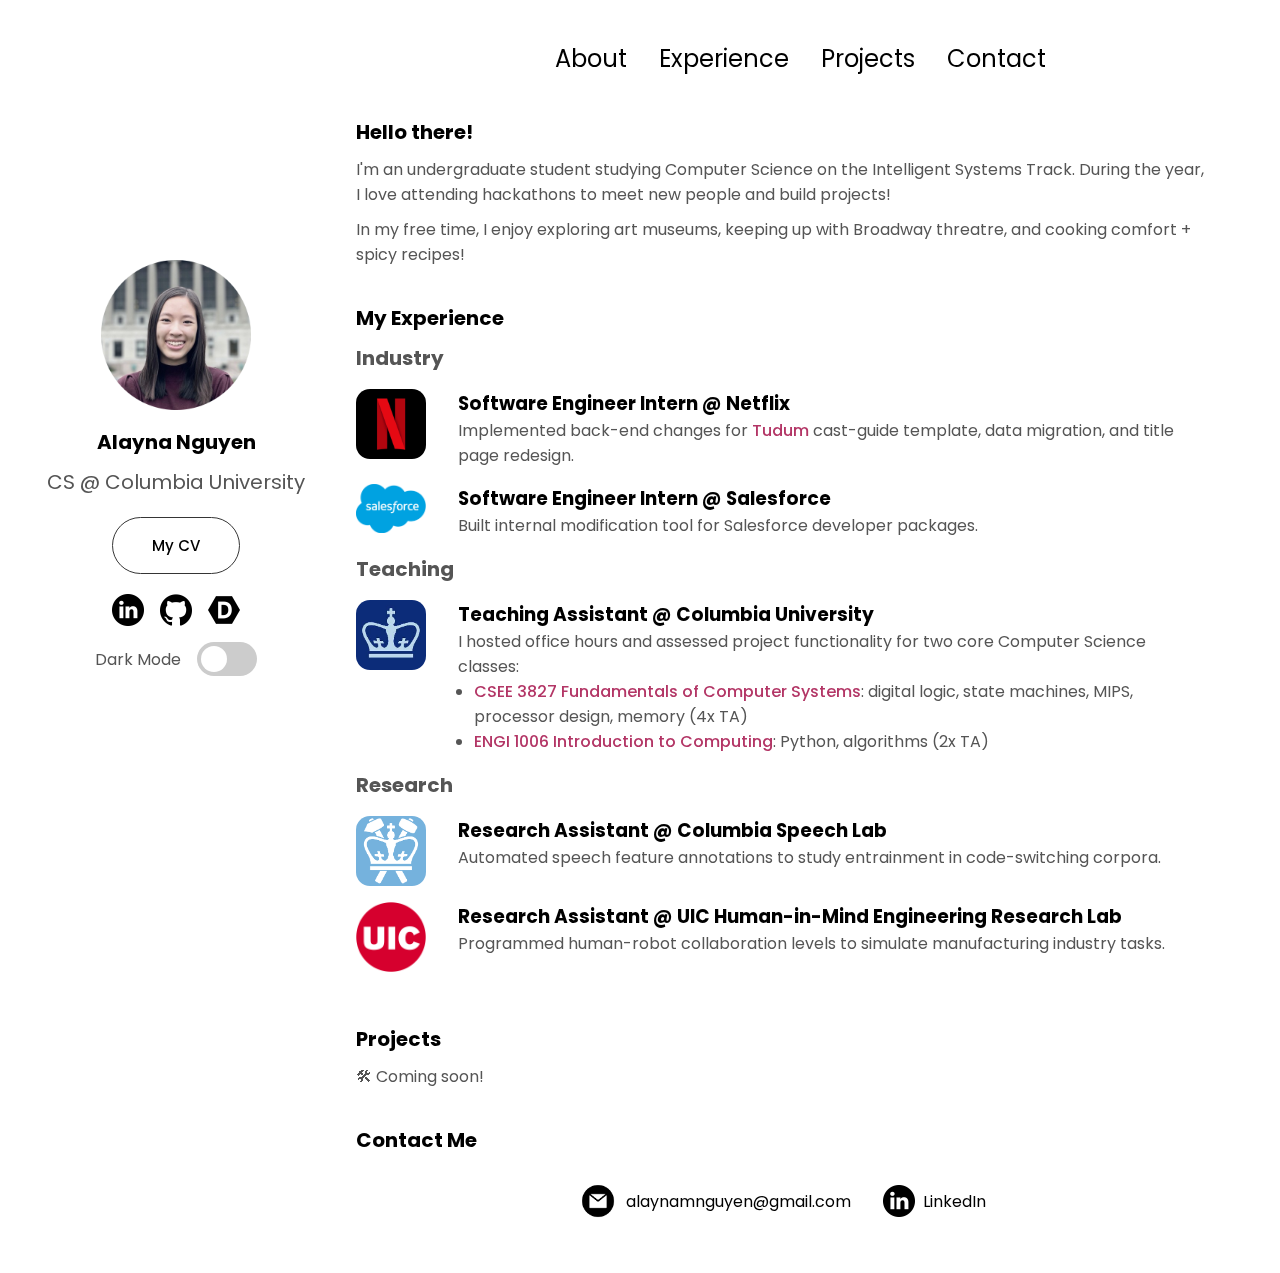
<file: index.html>
<!DOCTYPE html>
<html lang="en">

<head>
    <meta charset="UTF-8">
    <meta name="viewport" content="width=device-width, initial-scale=1.0">
    <title>Alayna Nguyen</title>
    <link rel="stylesheet" href="style.css">
    <link rel="stylesheet" href="mediaqueries.css">
    <link rel="icon" type="image/png" href="./assets/coder-nobg.png">
</head>

<body>
    <main class="container">
        <div id="profile">
            <div class="section__pic-container">
                <img src="./assets/profile-pic.png" alt="Alayna Nguyen profile picture" class="profile-img">
            </div>
            <div class="section__text">
                <h1 class="title">Alayna Nguyen</h1>
                <p class="section__text__p2">CS @ Columbia University</p>
                <div class="btn-container">
                    <button class="btn btn-color-2" onclick="window.open('./assets/resume.pdf')">My CV</button>
                    <!-- <button class="btn btn-color-1" onclick="location.href='./#contact'">Contact Info</button> -->
                </div>
                <div id="socials-container">
                    <img src="./assets/linkedin.png" alt="My LinkedIn profile" class="icon"
                        onclick="location.href='https://www.linkedin.com/in/alayna-nguyen/'">
                    <img src="./assets/github.png" alt="My GitHub profile" class="icon"
                        onclick="location.href='https://github.com/alaynamnguyen'">
                    <img src="./assets/devpost.png" alt="My Devpost profile" class="icon"
                        onclick="location.href='https://devpost.com/alaynamnguyen'">
                </div>
                <div class="mode-toggle">
                    <p>Dark Mode</p>
                    <label class="switch">
                        <input type="checkbox" id="modeSwitch" onclick="toggleMode()">
                        <span class="slider round"></span>
                    </label>
                </div>
            </div>
        </div>
        <section class="scrollable">
            <nav id="desktop-nav">
                <div>
                    <ul class="nav-links">
                        <li><a href="#about">About</a></li>
                        <li><a href="#experience">Experience</a></li>
                        <li><a href="#projects">Projects</a></li>
                        <li><a href="#contact">Contact</a></li>
                    </ul>
                </div>
            </nav>
            <nav id="hamburger-nav">
                <div class="hamburger-menu">
                    <div class="hamburger-icon" onclick="toggleMenu()">
                        <span></span>
                        <span></span>
                        <span></span>
                    </div>
                    <div class="menu-links">
                        <li><a href="#about" onclick="toggleMenu()">About</a></li>
                        <li><a href="#experience" onclick="toggleMenu()">Experience</a></li>
                        <li><a href="#projects" onclick="toggleMenu()">Projects</a></li>
                        <li><a href="#contact" onclick="toggleMenu()">Contact</a></li>
                    </div>
                </div>
            </nav>
            <section id="about">
                <!-- <p class="section__text__p1">Get To Know More</p> -->
                <h1 class="title">Hello there!</h1>
                <div class="section-container">
                    <div class="about-details-container">
                        <div class="text-container">
                            <p style="margin-bottom: 10px;">
                                I'm an undergraduate student studying Computer Science on the Intelligent
                                Systems Track. During the year, I love attending hackathons to meet new
                                people and build projects!
                            </p>
                            <p>
                                In my free time, I enjoy exploring art museums, keeping up with Broadway
                                threatre, and cooking comfort + spicy recipes!
                            </p>
                        </div>
                        <!-- <div class="about-containers">
                            <div class="details-container">
                                <img src="./assets/experience.png" alt="Experience icon" class="icon" />
                                <h3>Experience</h3>
                                <p>2+ years <br />Frontend Development</p>
                            </div>
                            <div class="details-container">
                                <img src="./assets/education.png" alt="Education icon" class="icon" />
                                <h3>Education</h3>
                                <p>B.Sc. Bachelors Degree<br />M.Sc. Masters Degree</p>
                            </div>
                        </div> -->
                    </div>
                </div>
                <!-- <img src="./assets/arrow.png" alt="Arrow icon" class="icon arrow"
                    onclick="location.href='./#experience'" /> -->
            </section>
            <section id="experience">
                <!-- <p class="section__text__p1">Explore My</p> -->
                <h1 class="title">My Experience</h1>
                <div class="experience-details-container">
                    <div class="about-containers">
                        <div class="details-container">
                            <h2 class="experience-sub-title">Industry</h2>
                            <div>
                                <article class="exp-content">
                                    <img src="./assets/netflix.jpeg" alt="Experience icon" class="expicon"
                                        style="border-radius: 20%;" />
                                    <div>
                                        <h3>Software Engineer Intern @ Netflix</h3>
                                        <p>Implemented back-end changes for <a class="textlink"
                                                href="https://www.netflix.com/tudum">Tudum</a> cast-guide template, data
                                            migration, and title page redesign.
                                        </p>
                                    </div>
                                </article>
                                <article class="exp-content">
                                    <img src="./assets/salesforce.png" alt="Experience icon" class="expicon" />
                                    <div>
                                        <h3>Software Engineer Intern @ Salesforce</h3>
                                        <p>Built internal modification tool for Salesforce developer packages.</p>
                                    </div>
                                </article>
                            </div>
                        </div>
                        <div class="details-container">
                            <h2 class="experience-sub-title">Teaching</h2>
                            <div class="article-container">
                                <article class="exp-content">
                                    <img src="./assets/ta.jpeg" alt="Experience icon" class="expicon"
                                        style="border-radius: 20%;" />
                                    <div>
                                        <h3>Teaching Assistant @ Columbia University</h3>
                                        <p>I hosted office hours and assessed project functionality for two core
                                            Computer Science classes:
                                        </p>
                                        <ul>
                                            <li style="margin-left: 1rem;"><a class="textlink"
                                                    href="https://www.cs.columbia.edu/~martha/courses/3827/sp10/">CSEE
                                                    3827 Fundamentals of Computer Systems</a>: digital logic, state
                                                machines, MIPS, processor design, memory (4x TA)</li>
                                            <li style="margin-left: 1rem;"><a class="textlink"
                                                    href="https://www.cs.columbia.edu/~paine/1006/">ENGI
                                                    1006 Introduction to Computing</a>: Python, algorithms (2x TA)</li>
                                        </ul>
                                    </div>
                                </article>
                            </div>
                        </div>
                        <div class="details-container">
                            <h2 class="experience-sub-title">Research</h2>
                            <div class="article-container">
                                <article class="exp-content">
                                    <img src="./assets/speechlab.png" alt="Experience icon" class="expicon"
                                        style="border-radius: 20%;" />
                                    <div>
                                        <h3>Research Assistant @ Columbia Speech Lab</h3>
                                        <p>Automated speech feature annotations to study entrainment in code-switching
                                            corpora.</p>
                                    </div>
                                </article>
                                <article class="exp-content">
                                    <img src="./assets/uic.png" alt="Experience icon" class="expicon" />
                                    <div>
                                        <h3>Research Assistant @ UIC Human-in-Mind Engineering Research Lab</h3>
                                        <p>Programmed human-robot collaboration levels to simulate manufacturing
                                            industry tasks.</p>
                                    </div>
                                </article>
                            </div>
                        </div>
                    </div>
                </div>
                <!-- <img src="./assets/arrow.png" alt="Arrow icon" class="icon arrow"
                    onclick="location.href='./#projects'" /> -->
            </section>

            <section id="projects">
                <!-- <p class="section__text__p1">Browse My Recent</p> -->
                <h1 class="title">Projects</h1>
                <p>&#x1F6E0; Coming soon!</p>
                <!-- <div class="experience-details-container">
                    <div class="about-containers">
                        <div class="details-container color-container">
                            <div class="article-container">
                                <img src="./assets/project-1.png" alt="Project 1" class="project-img" />
                            </div>
                            <h2 class="experience-sub-title project-title">Project One</h2>
                            <div class="btn-container">
                                <button class="btn btn-color-2 project-btn"
                                    onclick="location.href='https://github.com/'">
                                    Github
                                </button>
                                <button class="btn btn-color-2 project-btn"
                                    onclick="location.href='https://github.com/'">
                                    Live Demo
                                </button>
                            </div>
                        </div>
                        <div class="details-container color-container">
                            <div class="article-container">
                                <img src="./assets/project-2.png" alt="Project 2" class="project-img" />
                            </div>
                            <h2 class="experience-sub-title project-title">Project Two</h2>
                            <div class="btn-container">
                                <button class="btn btn-color-2 project-btn"
                                    onclick="location.href='https://github.com/'">
                                    Github
                                </button>
                                <button class="btn btn-color-2 project-btn"
                                    onclick="location.href='https://github.com/'">
                                    Live Demo
                                </button>
                            </div>
                        </div>
                        <div class="details-container color-container">
                            <div class="article-container">
                                <img src="./assets/project-3.png" alt="Project 3" class="project-img" />
                            </div>
                            <h2 class="experience-sub-title project-title">Project Three</h2>
                            <div class="btn-container">
                                <button class="btn btn-color-2 project-btn"
                                    onclick="location.href='https://github.com/'">
                                    Github
                                </button>
                                <button class="btn btn-color-2 project-btn"
                                    onclick="location.href='https://github.com/'">
                                    Live Demo
                                </button>
                            </div>
                        </div>
                    </div>
                </div> -->
                <!-- <img src="./assets/arrow.png" alt="Arrow icon" class="icon arrow"
                    onclick="location.href='./#contact'" /> -->
            </section>
            <section id="contact">
                <!-- <p class="section__text__p1">Get in Touch</p> -->
                <h1 class="title">Contact Me</h1>
                <div class="contact-info-upper-container">
                    <div class="contact-info-container">
                        <img src="./assets/email.png" alt="Email icon" class="icon contact-icon email-icon" />
                        <p><a href="mailto:alaynamnguyen@gmail.com">alaynamnguyen@gmail.com</a></p>
                    </div>
                    <div class="contact-info-container">
                        <img src="./assets/linkedin.png" alt="LinkedIn icon" class="icon contact-icon" />
                        <p><a href="https://www.linkedin.com/in/alayna-nguyen/">LinkedIn</a></p>
                    </div>
                </div>
            </section>
            <!-- <footer>
                <nav>
                    <div class="nav-links-container">
                        <ul class="nav-links">
                            <li><a href="#about">About</a></li>
                            <li><a href="#experience">Experience</a></li>
                            <li><a href="#projects">Projects</a></li>
                            <li><a href="#contact">Contact</a></li>
                        </ul>
                    </div>
                </nav>
            </footer> -->
        </section>
    </main>
    <script src="script.js"></script>
</body>

</html>
</file>
<file: style.css>
/* GENERAL */

@import url("https://fonts.googleapis.com/css2?family=Poppins:wght@300;400;500;600&display=swap");

* {
  margin: 0;
  padding: 0;
}

body {
  font-family: "Poppins", sans-serif;
  background-color: white;
  color: black;
}

.dark-mode,
.dark-mode p,
.dark-mode li,
.dark-mode h2,
.dark-mode a,
.dark-mode a:hover {
  background-color: rgb(37, 37, 37);
  color: white !important;
}

.dark-mode .btn {
  color: white !important;
  border: white 0.1rem solid;
}

html {
  scroll-behavior: smooth;
}

p {
  color: rgb(85, 85, 85);
}

li {
  color: rgb(85, 85, 85);
}

main {
  margin: 0 0px;
  display: flex;
}

/* TRANSITION */

a,
.btn {
  transition: all 300ms ease;
}

/* DESKTOP NAV */

nav,
.nav-links {
  display: flex;
}

nav {
  justify-content: space-around;
  align-items: center;
  height: 5vh;
}

.nav-links {
  gap: 2rem;
  list-style: none;
  font-size: 1.5rem;
}

a {
  color: black;
  text-decoration: none;
  text-decoration-color: white;
}

a:hover {
  color: rgb(179, 54, 102);
}

.textlink {
  font-weight: 500;
  color: rgb(179, 54, 102);
}

.textlink:hover {
  color: black;
}

/* HAMBURGER MENU */

#hamburger-nav {
  display: none;
  position: fixed;
  top: 20px;
  right: 20px;
  z-index: 1000; /* Ensure it's above other elements */
}

.hamburger-menu {
  position: relative;
  display: inline-block;
}

.hamburger-icon {
  display: flex;
  flex-direction: column;
  justify-content: space-between;
  height: 24px;
  width: 30px;
  cursor: pointer;
}

.hamburger-icon span {
  width: 100%;
  height: 2px;
  background-color: black;
  transition: all 0.3 ease-in-out;
}

.dark-mode .hamburger-icon span {
  background-color: white;
}

.menu-links {
  position: absolute;
  top: 100%;
  right: 0;
  background-color: white;
  width: fit-content;
  max-height: 0;
  overflow: hidden;
  transition: all 0.3 ease-in-out;
}

.menu-links a {
  display: block;
  padding: 10px;
  text-align: center;
  font-size: 1.5rem;
  color: black;
  text-decoration: none;
  transition: all 0.3 ease-in-out;
}

.menu-links li {
  list-style: none;
}

.menu-links.open {
  max-height: 300px;
}

.hamburger-icon.open span:first-child {
  transform: rotate(45deg) translate(10px, 5px);
}

.hamburger-icon.open span:nth-child(2) {
  opacity: 0;
}

.hamburger-icon.open span:last-child {
  transform: rotate(-45deg) translate(10px, -5px);
}

.hamburger-icon span:first-child {
  transform: none;
}

.hamburger-icon span:first-child {
  opacity: 1;
}

.hamburger-icon span:first-child {
  transform: none;
}

/* SECTIONS */

section {
  padding-top: 4vh;
  margin-left: 4vh;
  margin-right: 8vh;
  box-sizing: border-box;
  min-height: fit-content;
}

.section-container {
  display: flex;
}

/* PROFILE SECTION */

#profile {
  padding-top: 4vh;
  margin: 0 1rem;
  box-sizing: border-box;
  min-height: fit-content;
  position: fixed;
  top: 0;
  left: 0;
  width: 25%;
  height: 100vh;
  display: flex;
  flex-direction: column;
  align-items: center;
  justify-content: center;
  padding-top: 4vh;
}

.profile-img {
  width: 150px;
  height: 150px;
  margin-bottom: 10px;
}

.scrollable {
  margin-left: 25%;
  margin-right: 0;
  overflow-y: auto;
  height: 100vh;
  padding: 4vh 0rem;
  box-sizing: border-box;
  position: relative;
}

.section__text {
  align-self: center;
  text-align: center;
}

.section__text p,
li {
  font-weight: 400;
}

.section__text__p1 {
  font-size: 20px;
}

.section__text__p2 {
  font-size: 20px;
  margin-bottom: 10px;
}

.title {
  font-size: 20px;
  margin-bottom: 10px;
}

#socials-container {
  display: flex;
  justify-content: center;
  margin-top: 1rem;
  gap: 1rem;
}

/* ICONS */

.icon {
  cursor: pointer;
  height: 2rem;
}

.expicon {
  width: 70px;
  height: auto;
}

/* EXPERIENCE */

.exp-content {
  display: flex;
  align-items: flex-start;
  gap: 2rem;
  margin-bottom: 1rem;
}

.experience-sub-title {
  margin-bottom: 1rem;
  font-size: 20px;
  color: rgb(85, 85, 85);
}

/* BUTTONS */

.btn-container {
  margin-top: 20px;
  margin-bottom: 20px;
  display: flex;
  justify-content: center;
  gap: 1rem;
}

.btn {
  font-weight: 500;
  font-size: 15px;
  font-family: "Poppins", sans-serif;
  transition: all 300ms ease;
  padding: 1rem;
  width: 8rem;
  border-radius: 2rem;
}

.btn-color-1,
.btn-color-2 {
  border: rgb(53, 53, 53) 0.1rem solid;
}

.btn-color-1:hover,
.btn-color-2:hover {
  cursor: pointer;
}

.btn-color-1,
.btn-color-2:hover {
  background: rgb(179, 54, 102);
  color: white;
}

.btn-color-1:hover {
  background: rgb(179, 54, 102);
}

.btn-color-2 {
  background: none;
}

.btn-color-2:hover {
  border: rgb(255, 255, 255) 0.1rem solid;
}

/* CONTACT */

.contact-info-upper-container {
  display: flex;
  justify-content: center;
}

.contact-info-container {
  display: flex;
  align-items: center;
  justify-content: center;
  gap: 0.5rem;
  margin: 1rem;
}

.contact-icon {
  cursor: default;
}

.email-icon {
  height: 2.5rem;
}

/* SWITCH */

.switch {
  position: relative;
  display: inline-block;
  width: 60px;
  height: 34px;
}

/* Hide default HTML checkbox */
.switch input {
  opacity: 0;
  width: 0;
  height: 0;
}

/* The slider */
.slider {
  position: absolute;
  cursor: pointer;
  top: 0;
  left: 0;
  right: 0;
  bottom: 0;
  background-color: #ccc;
  -webkit-transition: 0.4s;
  transition: 0.4s;
}

.slider:before {
  position: absolute;
  content: "";
  height: 26px;
  width: 26px;
  left: 4px;
  bottom: 4px;
  background-color: white;
  -webkit-transition: 0.4s;
  transition: 0.4s;
}

input:checked + .slider {
  background-color: rgb(179, 54, 102);
}

input:focus + .slider {
  box-shadow: 0 0 1px rgb(179, 54, 102);
}

input:checked + .slider:before {
  -webkit-transform: translateX(26px);
  -ms-transform: translateX(26px);
  transform: translateX(26px);
}

/* Rounded sliders */
.slider.round {
  border-radius: 34px;
}

.slider.round:before {
  border-radius: 50%;
}

.mode-toggle {
  display: flex;
  align-items: center;
  justify-content: center;
  gap: 1rem;
  margin-top: 1rem;
}
</file>
<file: mediaqueries.css>
@media screen and (max-width: 1400px) {
  .about-containers {
    flex-wrap: wrap;
  }
  #contact,
  #projects {
    height: fit-content;
  }
}

@media screen and (max-width: 1200px) {
  #desktop-nav {
    display: none;
  }
  #hamburger-nav {
    display: flex;
  }
  .scrollable {
    height: fit-content;
  }
  section,
  .section-container {
    height: fit-content;
  }
  .about-containers {
    margin-top: 0;
  }
}

@media screen and (max-width: 600px) {
  main {
    flex-direction: column;
  }
  #profile {
    position: relative;
    width: 100%;
    height: auto;
  }
  .scrollable {
    margin-left: 0;
    padding-top: 0;
  }
  article {
    font-size: 1rem;
  }
  footer nav {
    height: fit-content;
    margin-bottom: 2rem;
  }
  .about-containers,
  .contact-info-upper-container,
  .btn-container {
    flex-wrap: wrap;
  }
  .contact-info-container {
    margin: 0;
  }
  .logo {
    font-size: 1.5rem;
  }
  .nav-links {
    flex-direction: column;
    gap: 0.5rem;
    text-align: center;
  }
}
</file>
